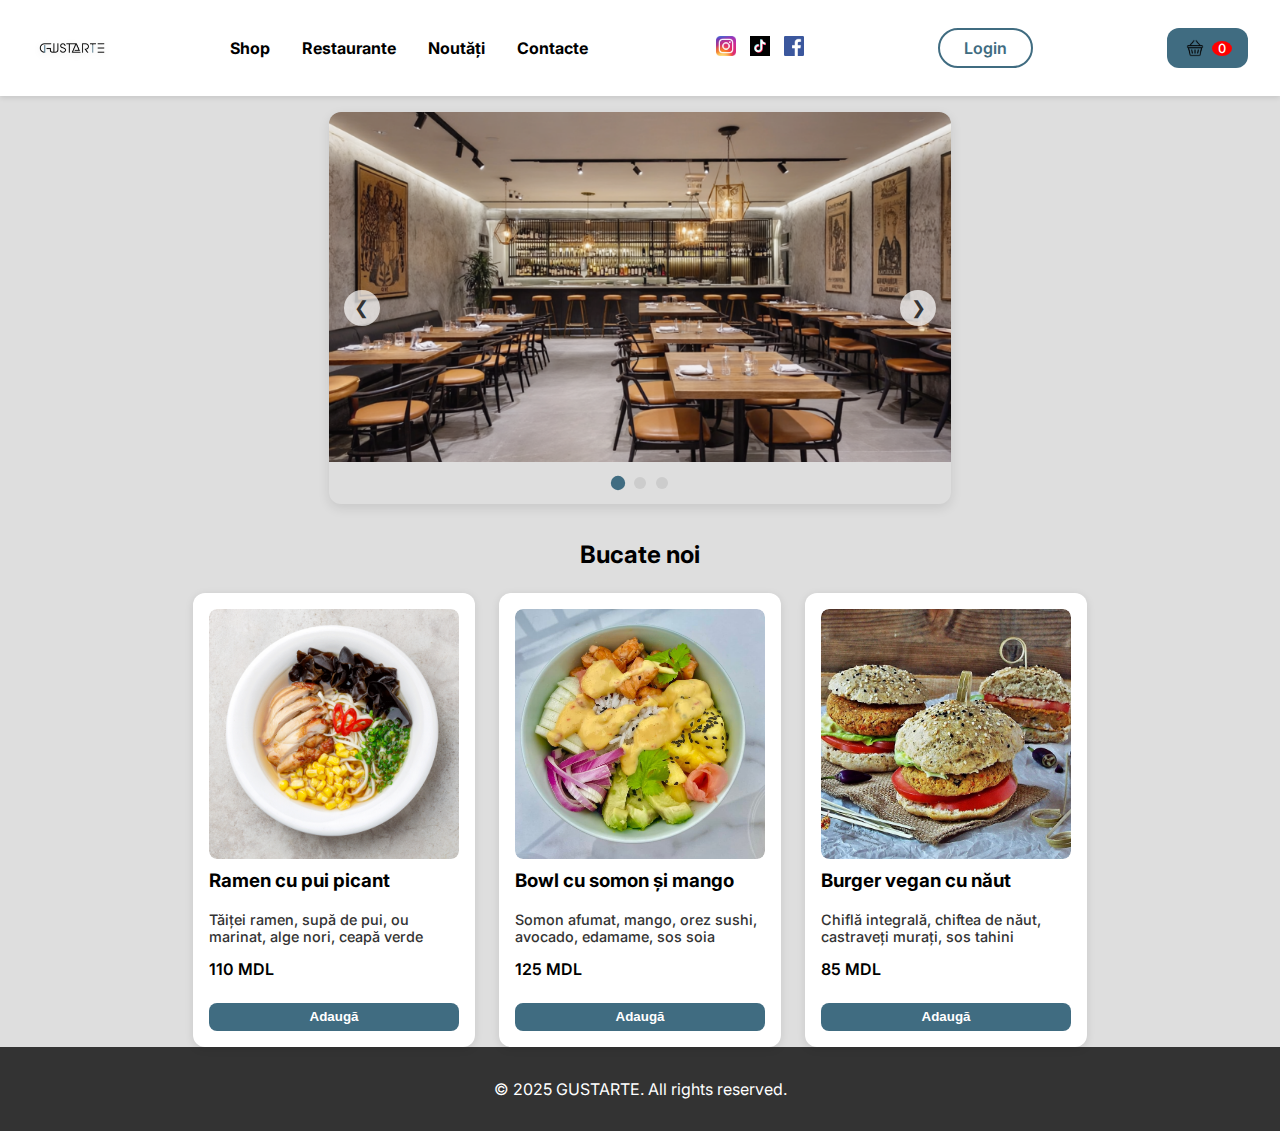
<file: index.html>
<!DOCTYPE html>
<html lang="en">
<head>
  <meta charset="UTF-8">
  <meta name="viewport" content="width=device-width, initial-scale=1.0">
  <title>MainPage</title>
  <link rel="stylesheet" href="style.css">
  <link href="https://fonts.googleapis.com/css2?family=Inter:wght@400;500;600;700&display=swap" rel="stylesheet">
</head>
<body style="background-color: #DEDEDE; font-family: 'Inter', sans-serif;">
  <header class="navbar">
  <div class="logo">
    <a href="index.html" style="display: flex; align-items: center;">
      <img src="images/logo.png" alt="Gustarte Logo" class="logo-img">
    </a>
  </div>
    <nav>
      <ul>
        <li><a href="shop.html">Shop</a></li>
        <li><a href="restaurante.html">Restaurante</a></li>
        <li><a href="noutati.html">Noutăți</a></li>
        <li><a href="contact.html">Contacte</a></li>
      </ul>
    </nav>
    <div class="social">
      <img src="images/instagram.jpg" alt="Instagram">
      <img src="images/tiktok.jpg" alt="TikTok">
      <img src="images/facebook.png" alt="Facebook">
    </div>
    <a href="login.html" class="login-btn">Login</a>
    <a href="cos.html" class="cart-btn">
    <img src="images/cart.png" alt="Coș de cumpărături" class="cart-icon"> 
     <span id="cart-count" class="cart-count">0</span>
    </a>
  </header>
 <section class="img-slider">
  <div class="slider-container">
    <button id="prev" class="slider-btn">&#10094;</button>
    <img id="slider-image" src="images/slider1.png" alt="Slider" class="slider-img">
    <button id="next" class="slider-btn">&#10095;</button>
    <div class="slider-dots-container"></div>
  </div>
</section>
    <section class="bucate">
      <h2>Bucate noi</h2>
      <div class="card-container">
        <div class="food-card">
  <a href="produs1.html" class="product-image-link">
    <img src="images/product1.png" alt="Ramen cu pui picant">
  </a>
  <h3>Ramen cu pui picant</h3>
  <p class="ingrediente">Tăiței ramen, supă de pui, ou marinat, alge nori, ceapă verde</p>
  <p class="pret">110 MDL</p>
  <button class="adauga" onclick="addToCart('Ramen cu pui picant', 110, 'images/product1.png')">Adaugă</button>
</div>

<div class="food-card">
  <a href="produs2.html" class="product-image-link">
    <img src="images/product2.jpg" alt="Bowl cu somon și mango">
  </a>
  <h3>Bowl cu somon și mango</h3>
  <p class="ingrediente">Somon afumat, mango, orez sushi, avocado, edamame, sos soia</p>
  <p class="pret">125 MDL</p>
  <button class="adauga" onclick="addToCart('Bowl cu somon și mango', 125, 'images/product2.jpg')">Adaugă</button>
</div>

<div class="food-card">
  <a href="produs3.html" class="product-image-link">
    <img src="images/product3.jpg" alt="Burger vegan cu năut">
  </a>
  <h3>Burger vegan cu năut</h3>
  <p class="ingrediente">Chiflă integrală, chiftea de năut, castraveți murați, sos tahini</p>
  <p class="pret">85 MDL</p>
  <button class="adauga" onclick="addToCart('Burger vegan cu năut', 85, 'images/product3.jpg')">Adaugă</button>
</div>
      </div>
    </section>
  </main>
  <footer>
    <p>&copy; 2025 GUSTARTE. All rights reserved.</p>
  </footer>
  <script src="main.js"></script>
</body>
</html>
</file>
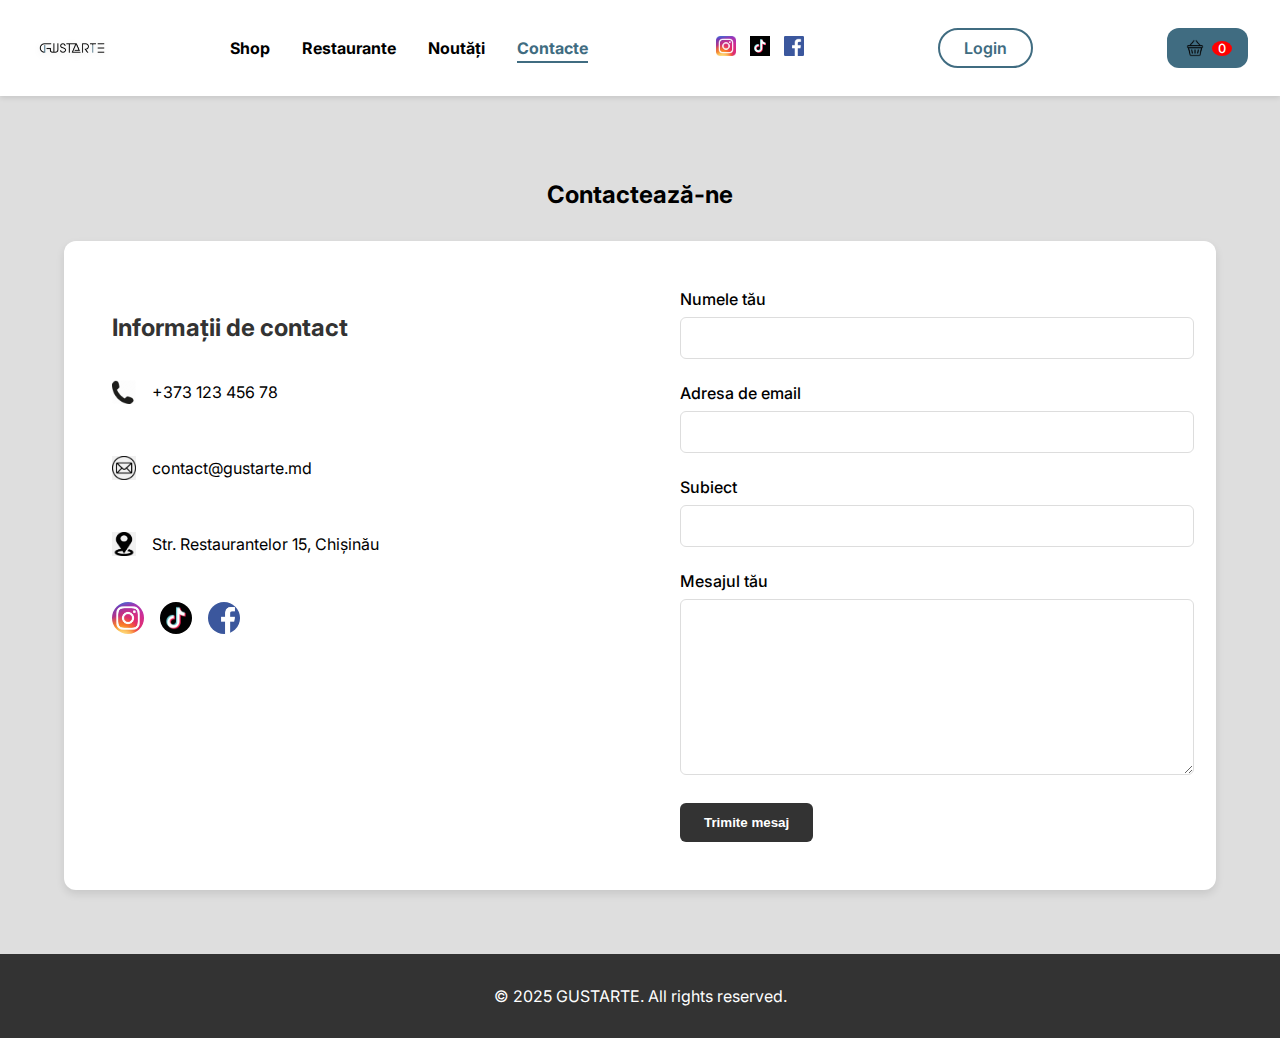
<file: contact.html>
<!DOCTYPE html>
<html lang="en">
<head>
  <meta charset="UTF-8">
  <meta name="viewport" content="width=device-width, initial-scale=1.0">
  <title>Contacte | GUSTARTE</title>
  <link rel="stylesheet" href="style.css">
  <link href="https://fonts.googleapis.com/css2?family=Inter:wght@400;500;600;700&display=swap" rel="stylesheet">
</head>
<body style="background-color: #DEDEDE; font-family: 'Inter', sans-serif;">
  <header class="navbar">
    <div class="logo">
      <a href="index.html" style="display: flex; align-items: center;">
        <img src="images/logo.png" alt="Gustarte Logo" class="logo-img">
      </a>
    </div>
    <nav>
      <ul>
        <li><a href="shop.html">Shop</a></li>
        <li><a href="restaurante.html">Restaurante</a></li>
        <li><a href="noutati.html">Noutăți</a></li>
        <li><a href="contact.html"class="active">Contacte</a></li>
      </ul>
    </nav>
    <div class="social">
      <img src="images/instagram.jpg" alt="Instagram">
      <img src="images/tiktok.jpg" alt="TikTok">
      <img src="images/facebook.png" alt="Facebook">
    </div>
    <a href="login.html" class="login-btn">Login</a>
    <a href="cos.html" class="cart-btn">
      <img src="images/cart.png" alt="Coș de cumpărături" class="cart-icon"> 
      <span id="cart-count" class="cart-count">0</span>
    </a>
  </header>

  <main class="main-content">
    <section class="contact-section">
      <h2 style="font-weight: 700; text-align: center; margin-bottom: 2rem;">Contactează-ne</h2>
      
      <div class="contact-container">
        <div class="contact-info">
          <h3>Informații de contact</h3>
          <div class="contact-item">
            <img src="images/phone-icon.png" alt="Telefon" class="contact-icon">
            <p>+373 123 456 78</p>
          </div>
          <div class="contact-item">
            <img src="images/email-icon.png" alt="Email" class="contact-icon">
            <p>contact@gustarte.md</p>
          </div>
          <div class="contact-item">
            <img src="images/location-icon.png" alt="Locație" class="contact-icon">
            <p>Str. Restaurantelor 15, Chișinău</p>
          </div>
          <div class="social-contact">
            <a href="#"><img src="images/instagram.jpg" alt="Instagram"></a>
            <a href="#"><img src="images/tiktok.jpg" alt="TikTok"></a>
            <a href="#"><img src="images/facebook.png" alt="Facebook"></a>
          </div>
        </div>

        <div class="contact-form">
          <form>
            <div class="form-group">
              <label for="nume">Numele tău</label>
              <input type="text" id="nume" name="nume" required>
            </div>
            
            <div class="form-group">
              <label for="email">Adresa de email</label>
              <input type="email" id="email" name="email" required>
            </div>
            
            <div class="form-group">
              <label for="subiect">Subiect</label>
              <input type="text" id="subiect" name="subiect">
            </div>
            
            <div class="form-group">
              <label for="mesaj">Mesajul tău</label>
              <textarea id="mesaj" name="mesaj" rows="5" required></textarea>
            </div>
            
            <button type="submit" class="submit-btn">Trimite mesaj</button>
          </form>
        </div>
      </div>
    </section>
  </main>

  <footer>
    <p>&copy; 2025 GUSTARTE. All rights reserved.</p>
  </footer>

  <script src="main.js"></script>
</body>
</html>
</file>
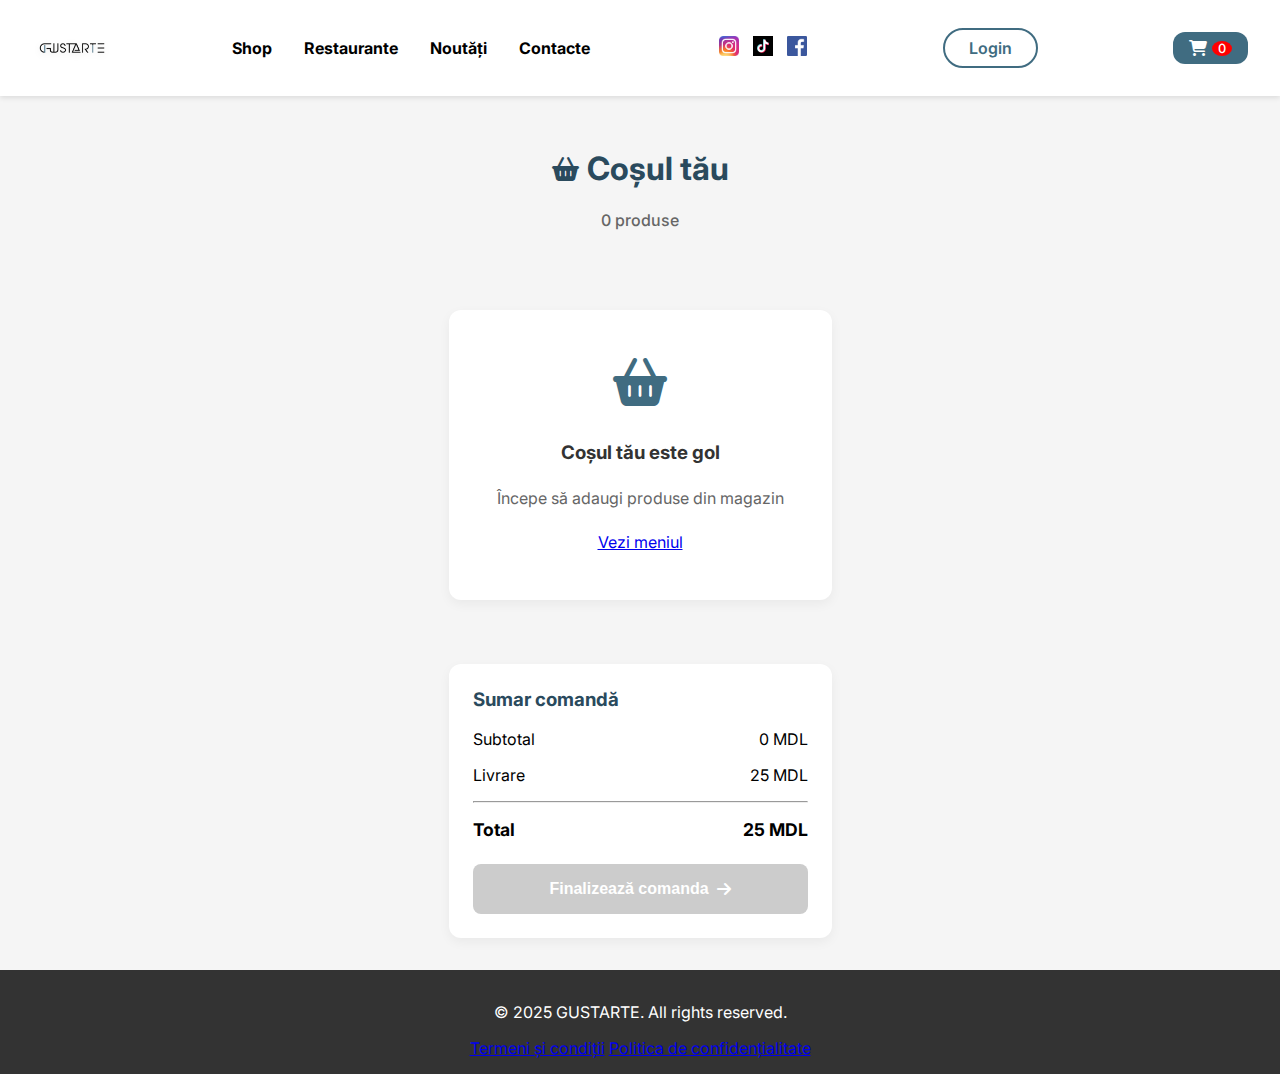
<file: cos.html>
<!DOCTYPE html>
<html lang="en">
<head>
  <meta charset="UTF-8">
  <meta name="viewport" content="width=device-width, initial-scale=1.0">
  <title>Cos</title>
  <link rel="stylesheet" href="style.css">
  <link href="https://fonts.googleapis.com/css2?family=Inter:wght@400;500;600;700&display=swap" rel="stylesheet">
  <link rel="stylesheet" href="https://cdnjs.cloudflare.com/ajax/libs/font-awesome/6.4.0/css/all.min.css">
</head>
<body style="background-color: #F5F5F5; font-family: 'Inter', sans-serif;">
  <header class="navbar">
    <div class="logo">
    <a href="index.html" style="display: flex; align-items: center;">
      <img src="images/logo.png" alt="Gustarte Logo" class="logo-img">
    </a>
  </div>
    <nav>
      <ul>
        <li><a href="shop.html">Shop</a></li>
        <li><a href="restaurante.html">Restaurante</a></li>
        <li><a href="noutati.html">Noutăți</a></li>
        <li><a href="contact.html">Contacte</a></li>
      </ul>
    </nav>
    <div class="social">
      <img src="images/instagram.jpg" alt="Instagram">
      <img src="images/tiktok.jpg" alt="TikTok">
      <img src="images/facebook.png" alt="Facebook">
    </div>
    <a href="login.html" class="login-btn">Login</a>
    <a href="cos.html" class="cart-btn">
      <i class="fas fa-shopping-cart"></i>
      <span id="cart-count" class="cart-count">0</span>
    </a>
  </header>

  <main class="cart-container">
    <div class="cart-header">
      <h1><i class="fas fa-shopping-basket"></i> Coșul tău</h1>
      <p id="item-count">0 produse</p>
    </div>

    <div class="cart-grid" id="cart-items-container">
      <div class="empty-cart-message">
        <i class="fas fa-shopping-basket"></i>
        <h3>Coșul tău este gol</h3>
        <p>Începe să adaugi produse din magazin</p>
        <a href="shop.html" class="btn-primary">Vezi meniul</a>
      </div>
    </div>

    <div class="cart-summary">
      <div class="summary-card">
        <h3>Sumar comandă</h3>
        
        <div class="summary-row">
          <span>Subtotal</span>
          <span id="subtotal">0 MDL</span>
        </div>
        
        <div class="summary-row">
          <span>Livrare</span>
          <span>25 MDL</span>
        </div>
        
        <hr>
        
        <div class="summary-row total">
          <span>Total</span>
          <span id="total-price">25 MDL</span>
        </div>
        
        <button class="btn-checkout" id="checkout-btn">
          Finalizează comanda <i class="fas fa-arrow-right"></i>
        </button>
      </div>
    </div>
  </main>

  <footer>
    <div class="footer-content">
      <p>&copy; 2025 GUSTARTE. All rights reserved.</p>
      <div class="footer-links">
        <a href="#">Termeni și condiții</a>
        <a href="#">Politica de confidențialitate</a>
      </div>
    </div>
  </footer>

  <script>
    document.addEventListener('DOMContentLoaded', function() {
      const cartItemsContainer = document.getElementById('cart-items-container');
      const cartCountElement = document.getElementById('cart-count');
      const itemCountElement = document.getElementById('item-count');
      const subtotalElement = document.getElementById('subtotal');
      const totalPriceElement = document.getElementById('total-price');
      const checkoutBtn = document.getElementById('checkout-btn');
      const emptyCartMsg = document.querySelector('.empty-cart-message');

      let cart = JSON.parse(localStorage.getItem('cart')) || [];
      
      function updateCartCount() {
        const totalItems = cart.reduce((sum, item) => sum + item.quantity, 0);
        cartCountElement.textContent = totalItems;
      }

      function renderCartItems() {
        if (cart.length === 0) {
          emptyCartMsg.style.display = 'flex';
          cartItemsContainer.innerHTML = '';
          cartItemsContainer.appendChild(emptyCartMsg);
          subtotalElement.textContent = '0 MDL';
          totalPriceElement.textContent = '25 MDL';
          itemCountElement.textContent = '0 produse';
          checkoutBtn.disabled = true;
          return;
        }

        emptyCartMsg.style.display = 'none';
        checkoutBtn.disabled = false;
        
        const subtotal = cart.reduce((sum, item) => sum + (item.price * item.quantity), 0);
        const total = subtotal + 25; 
        
        subtotalElement.textContent = `${subtotal.toFixed(2)} MDL`;
        totalPriceElement.textContent = `${total.toFixed(2)} MDL`;
        itemCountElement.textContent = `${cart.reduce((sum, item) => sum + item.quantity, 0)} produse`;
        
        cartItemsContainer.innerHTML = '';
        cart.forEach((item, index) => {
          const cartItem = document.createElement('div');
          cartItem.className = 'cart-item-card';
          cartItem.innerHTML = `
            <div class="cart-item-img">
              <img src="${item.image}" alt="${item.name}">
            </div>
            <div class="cart-item-info">
              <h3>${item.name}</h3>
              <p class="price">${item.price.toFixed(2)} MDL</p>
            </div>
            <div class="cart-item-controls">
              <div class="quantity-controls">
                <button class="qty-btn minus" data-index="${index}">
                  <i class="fas fa-minus"></i>
                </button>
                <span class="quantity">${item.quantity}</span>
                <button class="qty-btn plus" data-index="${index}">
                  <i class="fas fa-plus"></i>
                </button>
              </div>
              <button class="remove-btn" data-index="${index}">
                <i class="fas fa-trash"></i> Elimină
              </button>
            </div>
          `;
          cartItemsContainer.appendChild(cartItem);
        });

        document.querySelectorAll('.qty-btn.minus').forEach(btn => {
          btn.addEventListener('click', function() {
            const index = this.dataset.index;
            if (cart[index].quantity > 1) {
              cart[index].quantity--;
            } else {
              cart.splice(index, 1);
            }
            saveCart();
          });
        });

        document.querySelectorAll('.qty-btn.plus').forEach(btn => {
          btn.addEventListener('click', function() {
            const index = this.dataset.index;
            cart[index].quantity++;
            saveCart();
          });
        });

        document.querySelectorAll('.remove-btn').forEach(btn => {
          btn.addEventListener('click', function() {
            const index = this.dataset.index;
            cart.splice(index, 1);
            saveCart();
          });
        });
      }

      function saveCart() {
        localStorage.setItem('cart', JSON.stringify(cart));
        updateCartCount();
        renderCartItems();
      }

      checkoutBtn.addEventListener('click', function() {
        if (cart.length > 0) {
          alert('Comanda a fost plasată cu succes!');
          cart = [];
          saveCart();
        }
      });

      updateCartCount();
      renderCartItems();
    });
  </script>
</body>
</html>
</file>
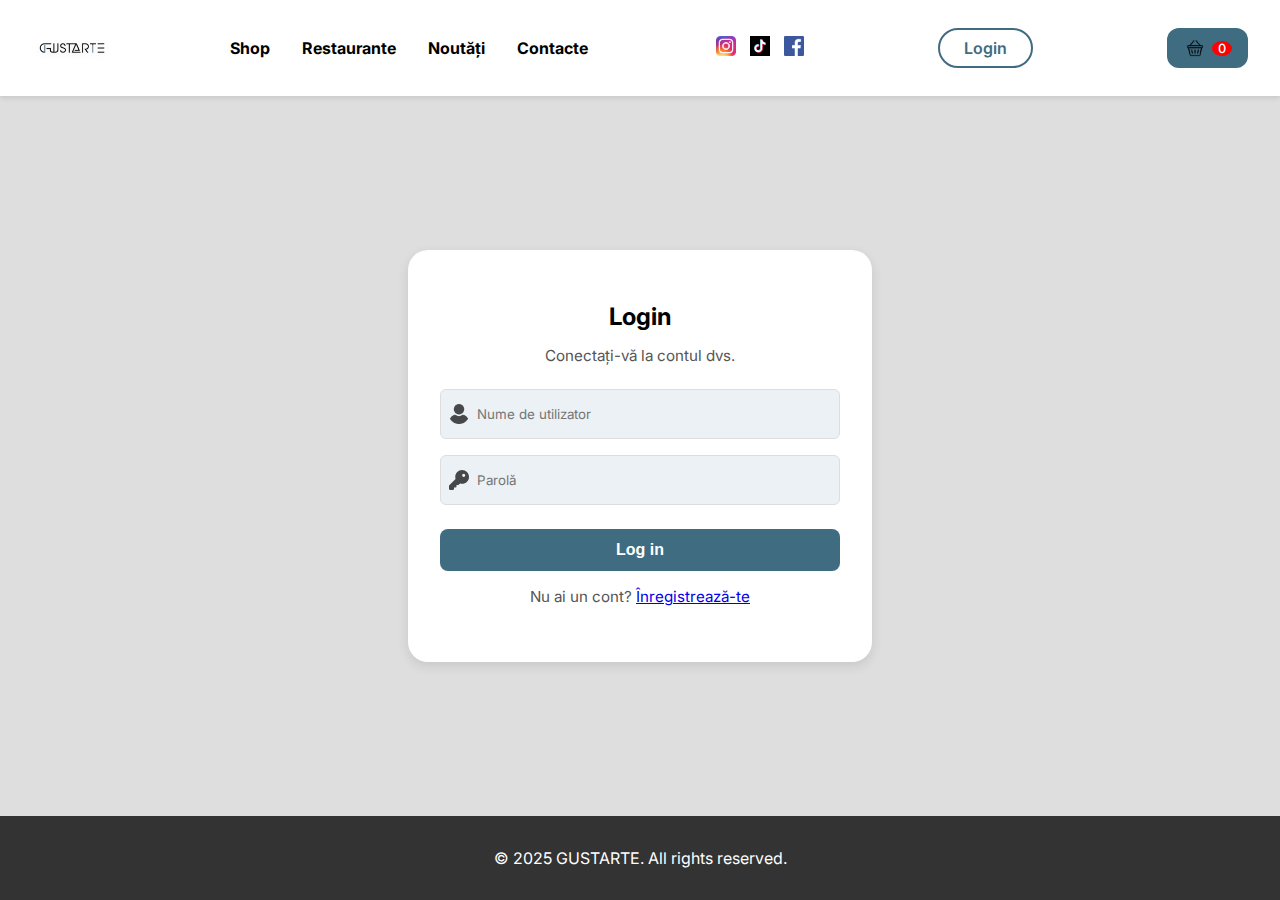
<file: login.html>
<!DOCTYPE html>
<html lang="en">
<head>
  <meta charset="UTF-8">
  <meta name="viewport" content="width=device-width, initial-scale=1.0">
  <title>LoginPage</title>
  <link rel="stylesheet" href="style.css">
  <link href="https://fonts.googleapis.com/css2?family=Inter:wght@400;500;600;700&display=swap" rel="stylesheet">
</head>
<body style="background-color: #DEDEDE; font-family: 'Inter', sans-serif;">
  <header class="navbar">
  <div class="logo">
    <a href="index.html" style="display: flex; align-items: center;">
      <img src="images/logo.png" alt="Gustarte Logo" class="logo-img">
    </a>
  </div>
    <nav>
      <ul>
        <li><a href="index.html">Shop</a></li>
        <li><a href="restaurante.html">Restaurante</a></li>
        <li><a href="noutati.html">Noutăți</a></li>
        <li><a href="contact.html">Contacte</a></li>
      </ul>
    </nav>
    <div class="social">
      <img src="images/instagram.jpg" alt="Instagram">
      <img src="images/tiktok.jpg" alt="TikTok">
      <img src="images/facebook.png" alt="Facebook">
    </div>
    <a href="login.html" class="login-btn">Login</a>
    <a href="cos.html" class="cart-btn">
      <img src="images/cart.png" alt="Cart Icon" class="cart-icon"> <span id="cart-count" class="cart-count">0</span>
    </a>
  </header>

  <div class="blue-box">
  <div class="white-box login-form">
    <h2>Login</h2>
    <p>Conectați-vă la contul dvs.</p>
    <form>
      <div class="input-container">
        <img src="images/user.png" alt="User Icon" class="input-icon">
        <input type="text" placeholder="Nume de utilizator">
      </div>
      <div class="input-container">
        <img src="images/key-solid.svg" alt="Key Icon" class="input-icon">
        <input type="password" placeholder="Parolă">
      </div>
      <button type="submit" class="login-submit-btn">Log in</button>
      <p class="register-text">Nu ai un cont? <a href="register.html">Înregistrează-te</a></p>
    </form>
  </div>
</div>

  <footer>
    <p>&copy; 2025 GUSTARTE. All rights reserved.</p>
  </footer>

  <script src="main.js"></script>
</body>
</html>
</file>
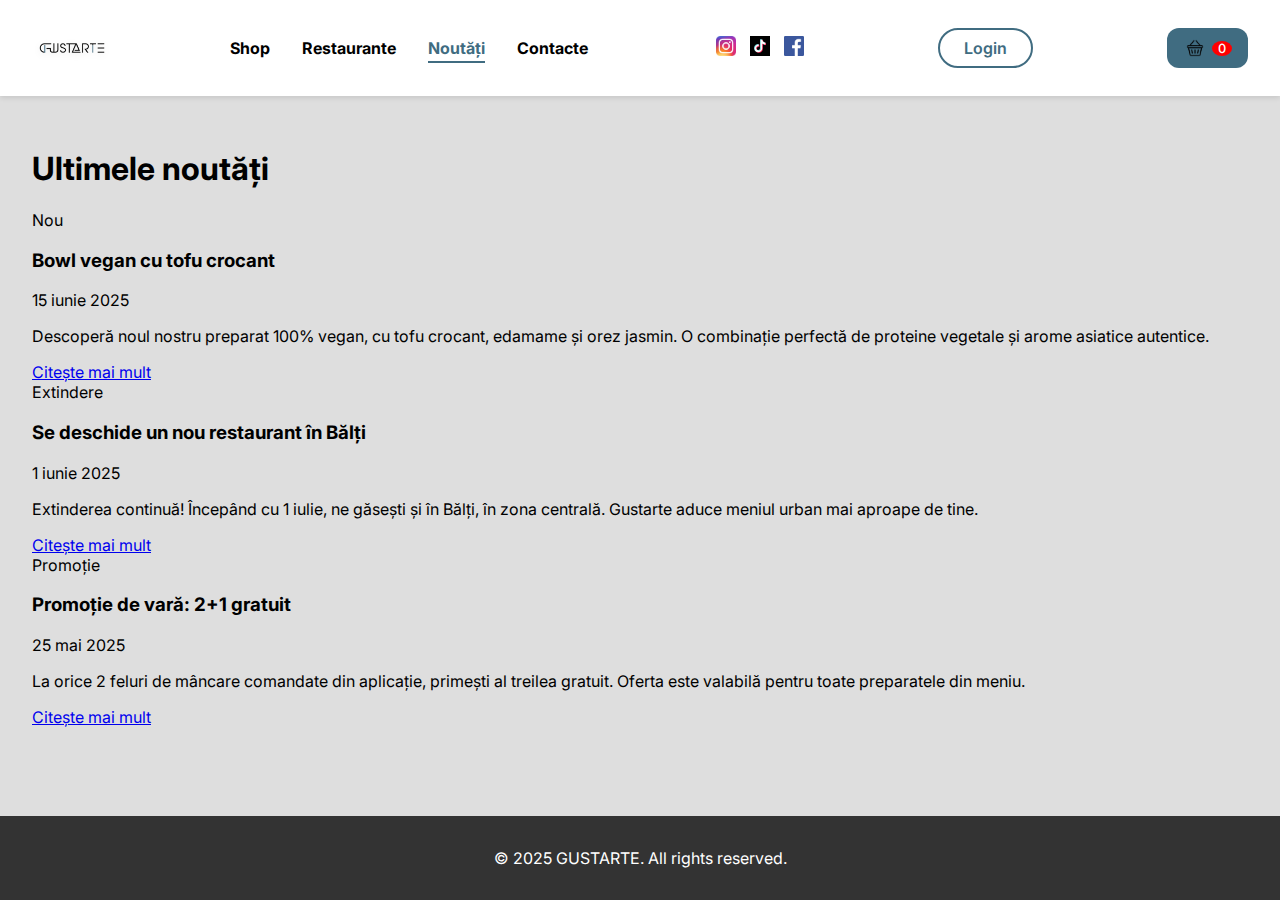
<file: noutati.html>
<!DOCTYPE html>
<html lang="en">
<head>
  <meta charset="UTF-8">
  <meta name="viewport" content="width=device-width, initial-scale=1.0">
  <title>Noutăți | GUSTARTE</title>
  <link rel="stylesheet" href="style.css">
  <link href="https://fonts.googleapis.com/css2?family=Inter:wght@400;500;600;700&display=swap" rel="stylesheet">
</head>
<body>
  <header class="navbar">
  <div class="logo">
    <a href="index.html" style="display: flex; align-items: center;">
      <img src="images/logo.png" alt="Gustarte Logo" class="logo-img">
    </a>
  </div>
    <nav>
      <ul>
        <li><a href="shop.html">Shop</a></li>
        <li><a href="restaurante.html">Restaurante</a></li>
        <li><a href="noutati.html"class="active">Noutăți</a></li>
        <li><a href="contact.html">Contacte</a></li>
      </ul>
    </nav>
    <div class="social">
      <img src="images/instagram.jpg" alt="Instagram">
      <img src="images/tiktok.jpg" alt="TikTok">
      <img src="images/facebook.png" alt="Facebook">
    </div>
    <a href="login.html" class="login-btn">Login</a>
    <a href="cos.html" class="cart-btn">
    <img src="images/cart.png" alt="Coș de cumpărături" class="cart-icon"> 
     <span id="cart-count" class="cart-count">0</span>
    </a>
  </header>

  <main class="main-content">
    <h1 class="page-title">Ultimele noutăți</h1>
    
    <div class="news-container">
      <article class="news-card">
        <div class="news-content">
          <div class="news-badge">Nou</div>
          <h3>Bowl vegan cu tofu crocant</h3>
          <p class="news-date"><i class="far fa-calendar-alt"></i> 15 iunie 2025</p>
          <p class="news-excerpt">Descoperă noul nostru preparat 100% vegan, cu tofu crocant, edamame și orez jasmin. O combinație perfectă de proteine vegetale și arome asiatice autentice.</p>
          <a href="#" class="read-more">Citește mai mult <i class="fas fa-arrow-right"></i></a>
        </div>
      </article>

      <article class="news-card">
        <div class="news-content">
          <div class="news-badge">Extindere</div>
          <h3>Se deschide un nou restaurant în Bălți</h3>
          <p class="news-date"><i class="far fa-calendar-alt"></i> 1 iunie 2025</p>
          <p class="news-excerpt">Extinderea continuă! Începând cu 1 iulie, ne găsești și în Bălți, în zona centrală. Gustarte aduce meniul urban mai aproape de tine.</p>
          <a href="#" class="read-more">Citește mai mult <i class="fas fa-arrow-right"></i></a>
        </div>
      </article>

      <article class="news-card">
        <div class="news-content">
          <div class="news-badge">Promoție</div>
          <h3>Promoție de vară: 2+1 gratuit</h3>
          <p class="news-date"><i class="far fa-calendar-alt"></i> 25 mai 2025</p>
          <p class="news-excerpt">La orice 2 feluri de mâncare comandate din aplicație, primești al treilea gratuit. Oferta este valabilă pentru toate preparatele din meniu.</p>
          <a href="#" class="read-more">Citește mai mult <i class="fas fa-arrow-right"></i></a>
        </div>
      </article>
    </div>
  </main>

  <footer>
    <p>&copy; 2025 GUSTARTE. All rights reserved.</p>
  </footer>

  <script src="main.js"></script>
</body>
</html>
</file>
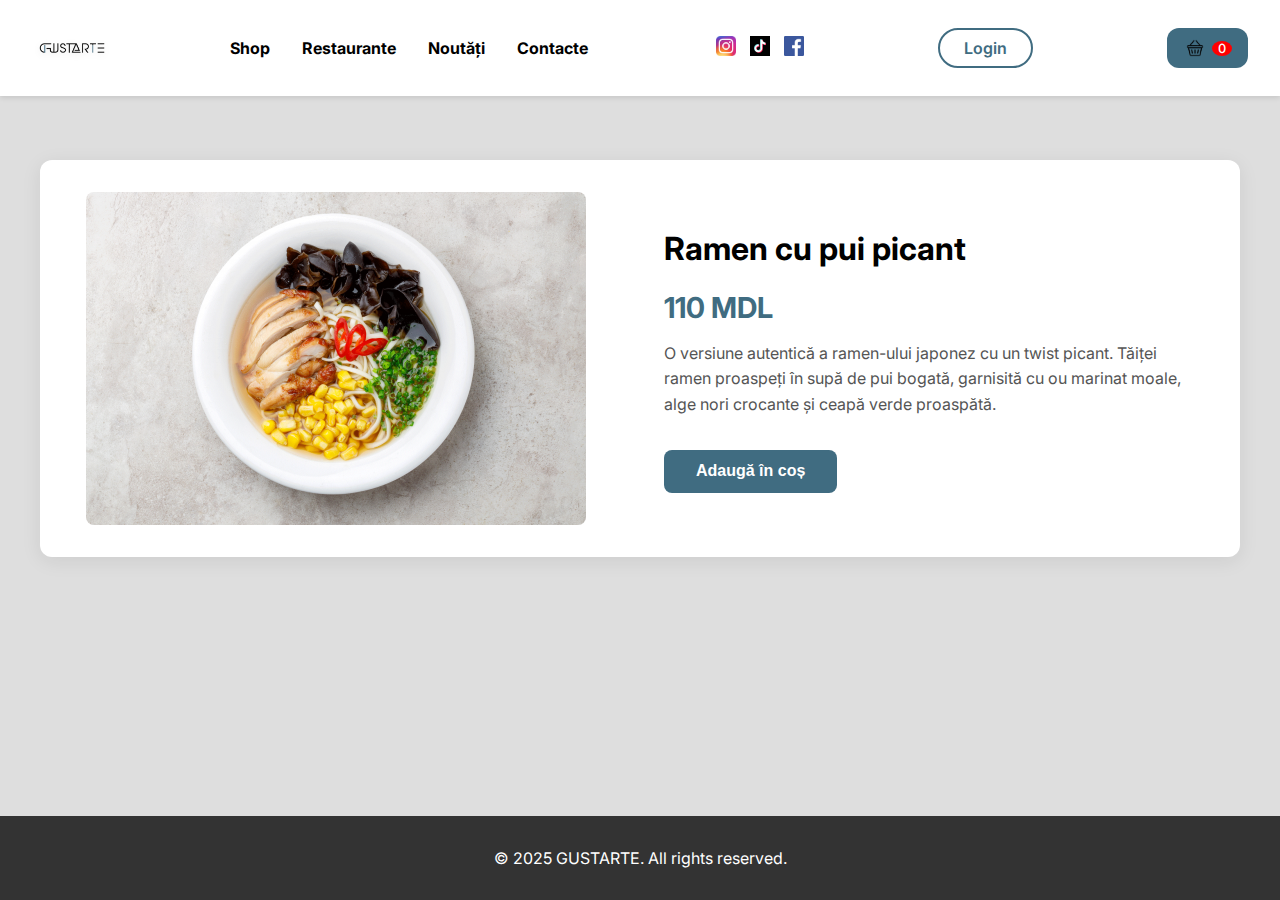
<file: produs1.html>
<!DOCTYPE html>
<html lang="en">
<head>
  <meta charset="UTF-8">
  <meta name="viewport" content="width=device-width, initial-scale=1.0">
  <title>Produs1</title>
  <link rel="stylesheet" href="style.css">
  <link href="https://fonts.googleapis.com/css2?family=Inter:wght@400;500;600;700&display=swap" rel="stylesheet">
</head>
<body>
  <header class="navbar">
    <div class="logo">
      <a href="index.html" style="display: flex; align-items: center;">
        <img src="images/logo.png" alt="Gustarte Logo" class="logo-img">
      </a>
    </div>
    <nav>
      <ul>
        <li><a href="shop.html">Shop</a></li>
        <li><a href="restaurante.html">Restaurante</a></li>
        <li><a href="noutati.html">Noutăți</a></li>
        <li><a href="contact.html">Contacte</a></li>
      </ul>
    </nav>
    <div class="social">
      <img src="images/instagram.jpg" alt="Instagram">
      <img src="images/tiktok.jpg" alt="TikTok">
      <img src="images/facebook.png" alt="Facebook">
    </div>
    <a href="login.html" class="login-btn">Login</a>
    <a href="cos.html" class="cart-btn">
      <img src="images/cart.png" alt="Coș de cumpărături" class="cart-icon"> 
      <span id="cart-count" class="cart-count">0</span>
    </a>
  </header>

  <main class="product-page">
    <div class="product-container">
      <div class="product-image">
        <img src="images/product1.png" alt="Ramen cu pui picant">
      </div>
      <div class="product-details">
        <h1>Ramen cu pui picant</h1>
        <p class="product-price">110 MDL</p>
        <p class="product-description">
          O versiune autentică a ramen-ului japonez cu un twist picant. Tăiței ramen proaspeți în supă de pui bogată, garnisită cu ou marinat moale, alge nori crocante și ceapă verde proaspătă.
        </p>
        <div class="product-actions">
          <button class="add-to-cart" onclick="addToCart('Ramen cu pui picant', 110, 'images/product1.png')">Adaugă în coș</button>
        </div>
      </div>
    </div>
  </main>

  <footer>
    <p>&copy; 2025 GUSTARTE. All rights reserved.</p>
  </footer>

  <script src="main.js"></script>
</body>
</html>
</file>
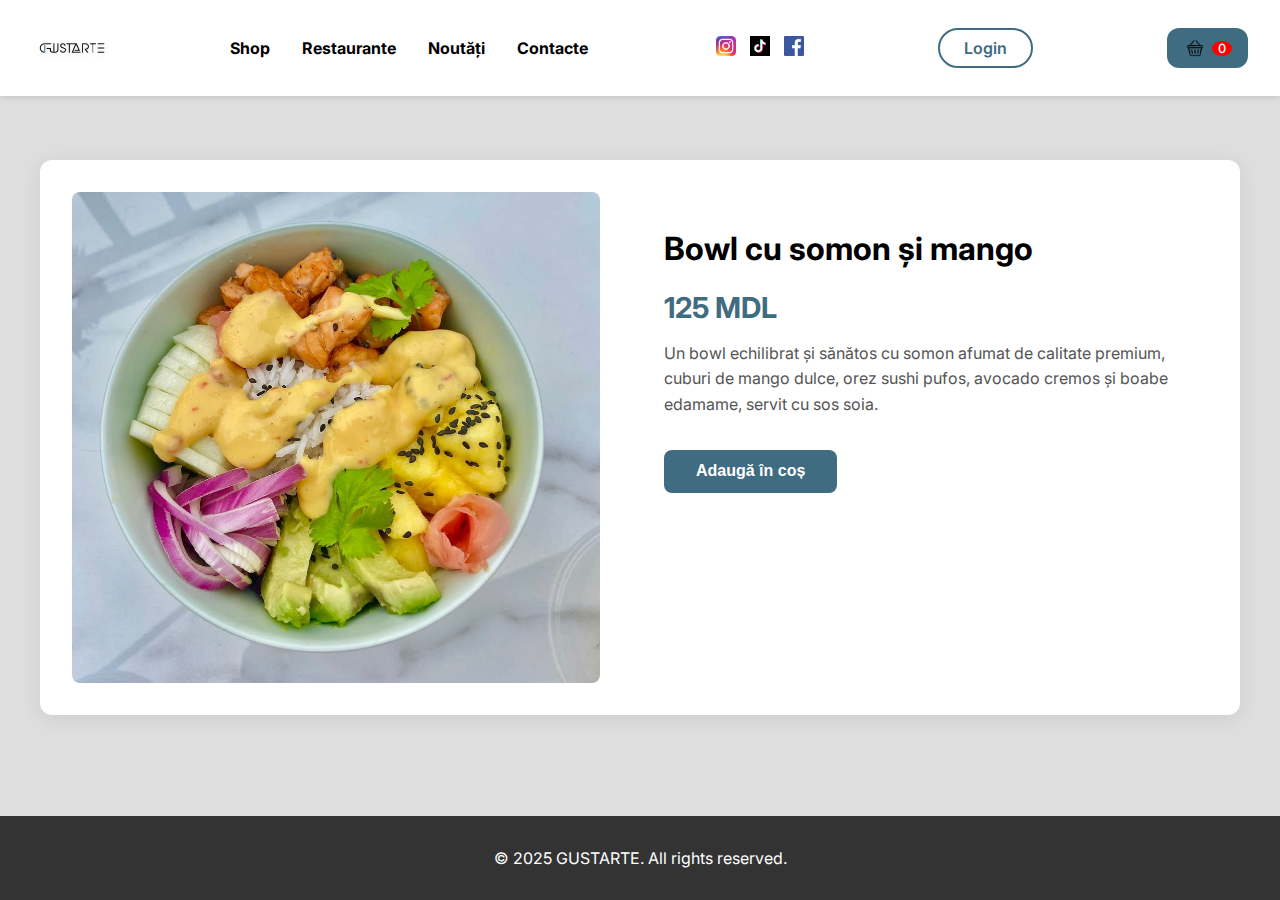
<file: produs2.html>
<!DOCTYPE html>
<html lang="en">
<head>
  <meta charset="UTF-8">
  <meta name="viewport" content="width=device-width, initial-scale=1.0">
  <title>Produs2</title>
  <link rel="stylesheet" href="style.css">
  <link href="https://fonts.googleapis.com/css2?family=Inter:wght@400;500;600;700&display=swap" rel="stylesheet">
</head>
<body>
  <header class="navbar">
    <div class="logo">
      <a href="index.html" style="display: flex; align-items: center;">
        <img src="images/logo.png" alt="Gustarte Logo" class="logo-img">
      </a>
    </div>
    <nav>
      <ul>
        <li><a href="shop.html">Shop</a></li>
        <li><a href="restaurante.html">Restaurante</a></li>
        <li><a href="noutati.html">Noutăți</a></li>
        <li><a href="contact.html">Contacte</a></li>
      </ul>
    </nav>
    <div class="social">
      <img src="images/instagram.jpg" alt="Instagram">
      <img src="images/tiktok.jpg" alt="TikTok">
      <img src="images/facebook.png" alt="Facebook">
    </div>
    <a href="login.html" class="login-btn">Login</a>
    <a href="cos.html" class="cart-btn">
      <img src="images/cart.png" alt="Coș de cumpărături" class="cart-icon"> 
      <span id="cart-count" class="cart-count">0</span>
    </a>
  </header>

  <main class="product-page">
    <div class="product-container">
      <div class="product-image">
        <img src="images/product2.jpg" alt="Bowl cu somon și mango">
      </div>
      <div class="product-details">
        <h1>Bowl cu somon și mango</h1>
        <p class="product-price">125 MDL</p>
        <p class="product-description">
          Un bowl echilibrat și sănătos cu somon afumat de calitate premium, cuburi de mango dulce, orez sushi pufos, avocado cremos și boabe edamame, servit cu sos soia.
        </p>
        <div class="product-actions">
          <button class="add-to-cart" onclick="addToCart('Bowl cu somon și mango', 125, 'images/product2.jpg')">Adaugă în coș</button>
        </div>
      </div>
    </div>
  </main>

  <footer>
    <p>&copy; 2025 GUSTARTE. All rights reserved.</p>
  </footer>

  <script src="main.js"></script>
</body>
</html>
</file>
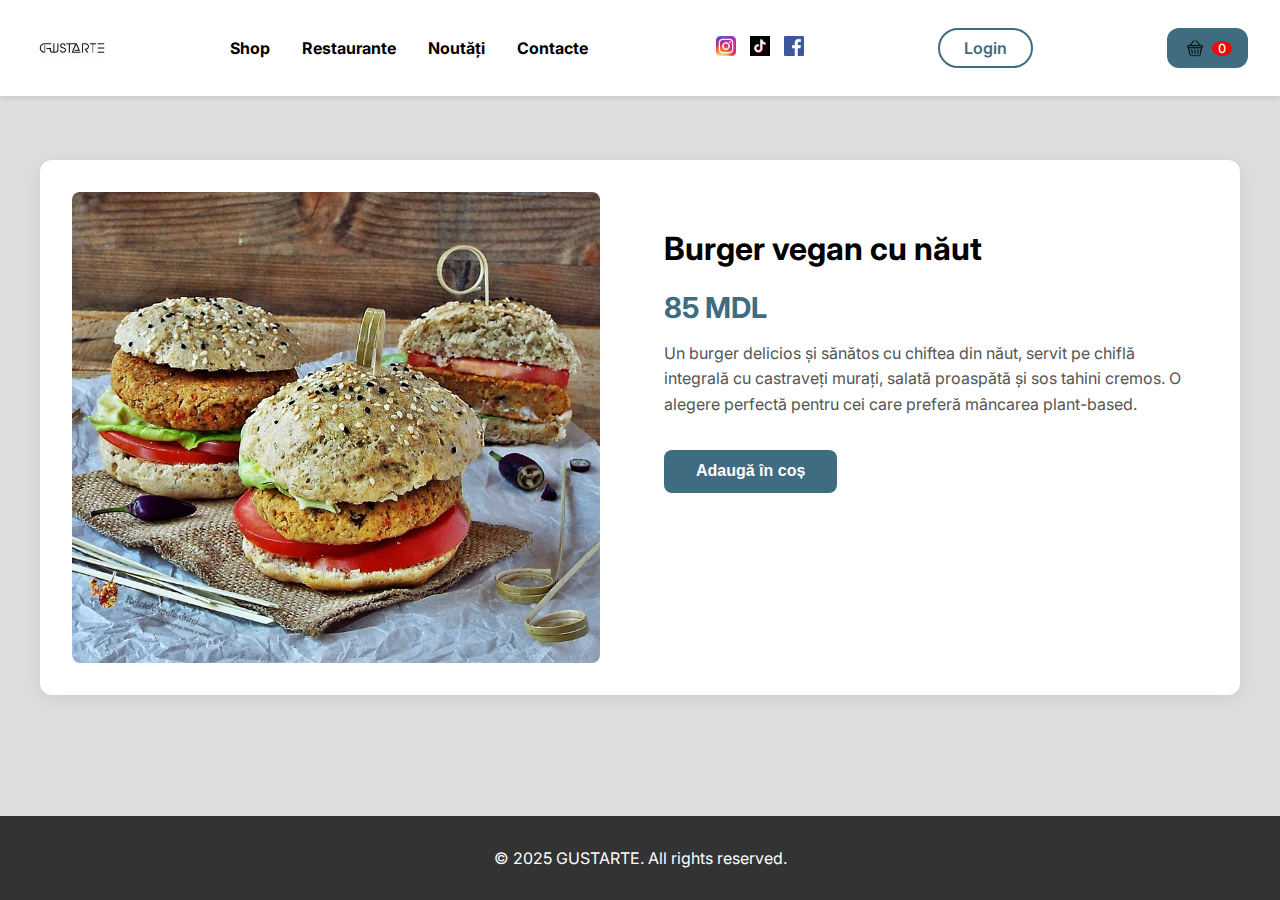
<file: produs3.html>
<!DOCTYPE html>
<html lang="en">
<head>
  <meta charset="UTF-8">
  <meta name="viewport" content="width=device-width, initial-scale=1.0">
  <title>Produs3</title>
  <link rel="stylesheet" href="style.css">
  <link href="https://fonts.googleapis.com/css2?family=Inter:wght@400;500;600;700&display=swap" rel="stylesheet">
</head>
<body>
  <header class="navbar">
    <div class="logo">
      <a href="index.html" style="display: flex; align-items: center;">
        <img src="images/logo.png" alt="Gustarte Logo" class="logo-img">
      </a>
    </div>
    <nav>
      <ul>
        <li><a href="shop.html">Shop</a></li>
        <li><a href="restaurante.html">Restaurante</a></li>
        <li><a href="noutati.html">Noutăți</a></li>
        <li><a href="contact.html">Contacte</a></li>
      </ul>
    </nav>
    <div class="social">
      <img src="images/instagram.jpg" alt="Instagram">
      <img src="images/tiktok.jpg" alt="TikTok">
      <img src="images/facebook.png" alt="Facebook">
    </div>
    <a href="login.html" class="login-btn">Login</a>
    <a href="cos.html" class="cart-btn">
      <img src="images/cart.png" alt="Coș de cumpărături" class="cart-icon"> 
      <span id="cart-count" class="cart-count">0</span>
    </a>
  </header>

  <main class="product-page">
    <div class="product-container">
      <div class="product-image">
        <img src="images/product3.jpg" alt="Burger vegan cu năut">
      </div>
      <div class="product-details">
        <h1>Burger vegan cu năut</h1>
        <p class="product-price">85 MDL</p>
        <p class="product-description">
          Un burger delicios și sănătos cu chiftea din năut, servit pe chiflă integrală cu castraveți murați, salată proaspătă și sos tahini cremos. O alegere perfectă pentru cei care preferă mâncarea plant-based.
        </p>
        <div class="product-actions">
          <button class="add-to-cart" onclick="addToCart('Burger vegan cu năut', 85, 'images/product3.jpg')">Adaugă în coș</button>
        </div>
      </div>
    </div>
  </main>

  <footer>
    <p>&copy; 2025 GUSTARTE. All rights reserved.</p>
  </footer>

  <script src="main.js"></script>
</body>
</html>
</file>
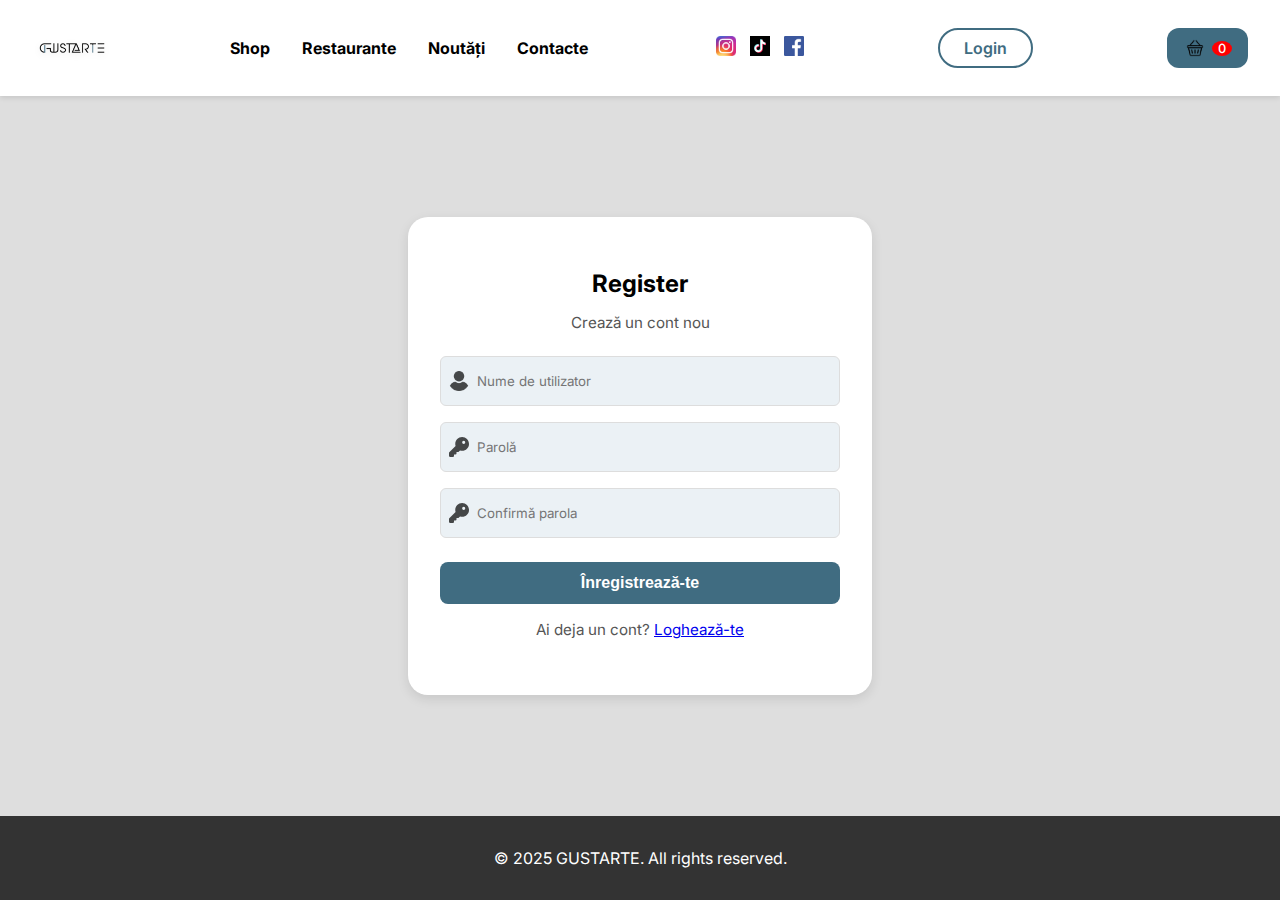
<file: register.html>
<!DOCTYPE html>
<html lang="en">
<head>
  <meta charset="UTF-8">
  <meta name="viewport" content="width=device-width, initial-scale=1.0">
  <title>RegisterPage</title>
  <link rel="stylesheet" href="style.css">
  <link href="https://fonts.googleapis.com/css2?family=Inter:wght@400;500;600;700&display=swap" rel="stylesheet">
</head>
<body style="background-color: #DEDEDE; font-family: 'Inter', sans-serif;">
  <header class="navbar">
    <div class="logo">
      <a href="index.html" style="display: flex; align-items: center;">
        <img src="images/logo.png" alt="Gustarte Logo" class="logo-img">
      </a>
    </div>
    <nav>
      <ul>
        <li><a href="index.html">Shop</a></li>
        <li><a href="restaurante.html">Restaurante</a></li>
        <li><a href="noutati.html">Noutăți</a></li>
        <li><a href="contact.html">Contacte</a></li>
      </ul>
    </nav>
    <div class="social">
      <img src="images/instagram.jpg" alt="Instagram">
      <img src="images/tiktok.jpg" alt="TikTok">
      <img src="images/facebook.png" alt="Facebook">
    </div>
    <a href="login.html" class="login-btn">Login</a>
    <a href="cos.html" class="cart-btn">
      <img src="images/cart.png" alt="Cart Icon" class="cart-icon">
      <span id="cart-count" class="cart-count">0</span>
    </a>
  </header>
  <div class="blue-box">
    <div class="white-box register-form">
      <h2>Register</h2>
      <p>Crează un cont nou</p>
      <form>
        <div class="input-container">
          <img src="images/user.png" alt="User Icon" class="input-icon">
          <input type="text" placeholder="Nume de utilizator">
        </div>
        <div class="input-container">
          <img src="images/key-solid.svg" alt="Key Icon" class="input-icon">
          <input type="password" placeholder="Parolă">
        </div>
        <div class="input-container">
          <img src="images/key-solid.svg" alt="Key Icon" class="input-icon">
          <input type="password" placeholder="Confirmă parola">
        </div>
        <button type="submit" class="login-submit-btn">Înregistrează-te</button>
        <p class="register-text">Ai deja un cont? <a href="login.html">Loghează-te</a></p>
      </form>
    </div>
  </div>
  <footer>
    <p>&copy; 2025 GUSTARTE. All rights reserved.</p>
  </footer>
  <script src="main.js"></script>
</body>
</html>
</file>
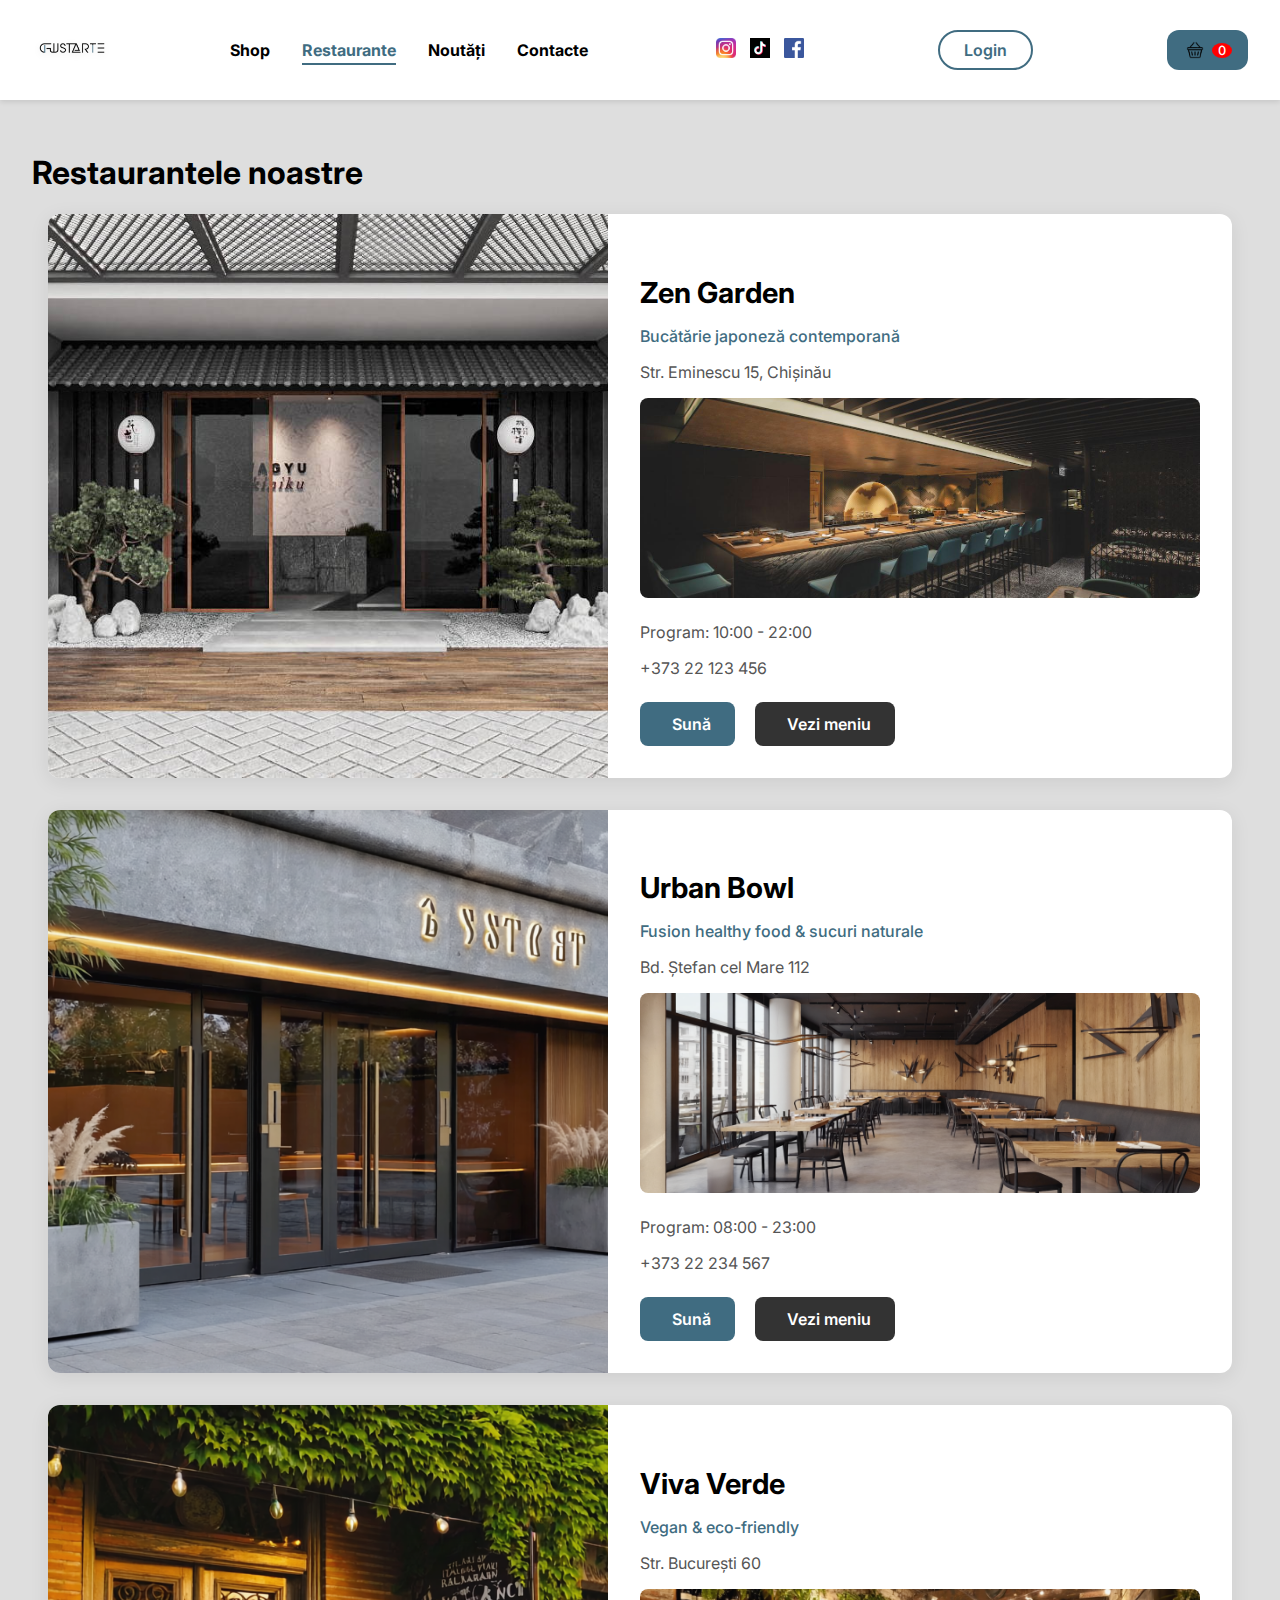
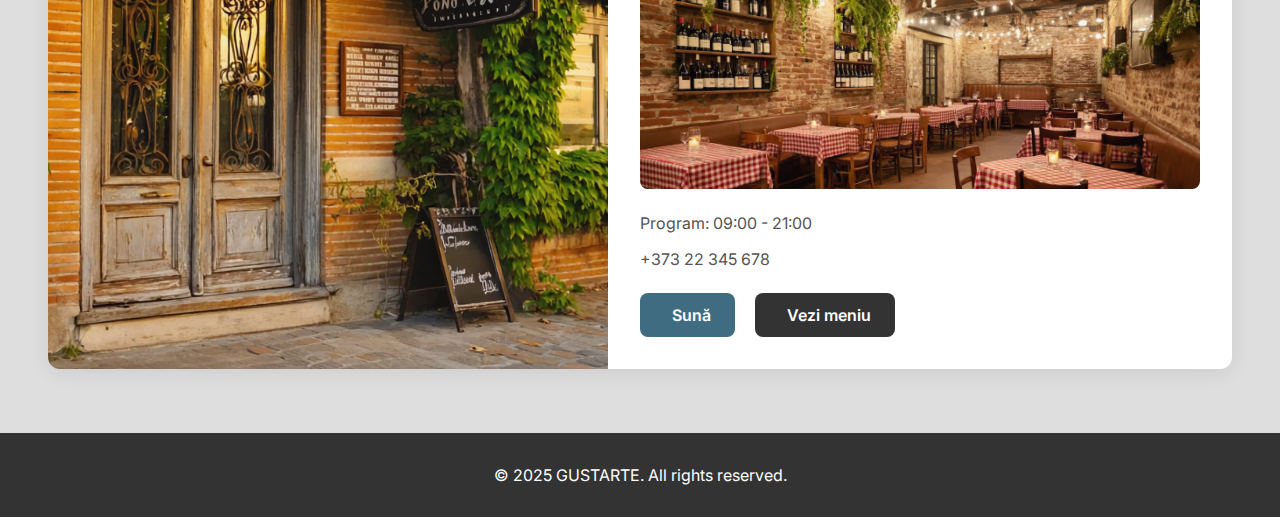
<file: restaurante.html>
<!DOCTYPE html>
<html lang="en">
<head>
  <meta charset="UTF-8">
  <meta name="viewport" content="width=device-width, initial-scale=1.0">
  <title>Restaurante | GUSTARTE</title>
  <link rel="stylesheet" href="style.css">
  <link href="https://fonts.googleapis.com/css2?family=Inter:wght@400;500;600;700&display=swap" rel="stylesheet">
  <style>
    .restaurant-photo {
      height: 200px;
      margin-bottom: 1.5rem;
      border-radius: 8px;
      overflow: hidden;
    }
    .restaurant-photo img {
      width: 100%;
      height: 100%;
      object-fit: cover;
    }
  </style>
</head>
<body>
  <header class="navbar">
    <div class="logo">
      <a href="index.html">
        <img src="images/logo.png" alt="Gustarte Logo" class="logo-img">
      </a>
    </div>
    <nav>
      <ul>
        <li><a href="shop.html">Shop</a></li>
        <li><a href="restaurante.html"class="active">Restaurante</a></li>
        <li><a href="noutati.html">Noutăți</a></li>
        <li><a href="contact.html">Contacte</a></li>
      </ul>
    </nav>
    <div class="social">
      <img src="images/instagram.jpg" alt="Instagram">
      <img src="images/tiktok.jpg" alt="TikTok">
      <img src="images/facebook.png" alt="Facebook">
    </div>
    <a href="login.html" class="login-btn">Login</a>
    <a href="cos.html" class="cart-btn">
      <img src="images/cart.png" alt="Coș de cumpărături" class="cart-icon">
      <span id="cart-count" class="cart-count">0</span>
    </a>
  </header>
  <main class="main-content">
    <h1 class="page-title">Restaurantele noastre</h1>
    <div class="restaurant-container">
      <div class="restaurant-card">
        <div class="restaurant-image">
          <img src="images/restaurant1.jpg" alt="Zen Garden">
        </div>
        <div class="restaurant-info">
          <h3>Zen Garden</h3>
          <p class="cuisine-type">Bucătărie japoneză contemporană</p>
          <p class="address"><i class="fas fa-map-marker-alt"></i> Str. Eminescu 15, Chișinău</p>
          <div class="restaurant-photo">
            <img src="images/restaurant-interior1.jpg" alt="Interior Zen Garden">
          </div>
          <div class="restaurant-details">
            <p><i class="fas fa-clock"></i> Program: 10:00 - 22:00</p>
            <p><i class="fas fa-phone"></i> +373 22 123 456</p>
          </div>
          <a href="tel:+37322123456" class="contact-btn"><i class="fas fa-phone"></i> Sună</a>
          <a href="#" class="menu-btn"><i class="fas fa-utensils"></i> Vezi meniu</a>
        </div>
      </div>

      <div class="restaurant-card">
        <div class="restaurant-image">
          <img src="images/restaurant2.png" alt="Urban Bowl">
        </div>
        <div class="restaurant-info">
          <h3>Urban Bowl</h3>
          <p class="cuisine-type">Fusion healthy food & sucuri naturale</p>
          <p class="address"><i class="fas fa-map-marker-alt"></i> Bd. Ștefan cel Mare 112</p>
          <div class="restaurant-photo">
            <img src="images/restaurant-interior2.png" alt="Interior Urban Bowl">
          </div>
          <div class="restaurant-details">
            <p><i class="fas fa-clock"></i> Program: 08:00 - 23:00</p>
            <p><i class="fas fa-phone"></i> +373 22 234 567</p>
          </div>
          <a href="tel:+37322234567" class="contact-btn"><i class="fas fa-phone"></i> Sună</a>
          <a href="#" class="menu-btn"><i class="fas fa-utensils"></i> Vezi meniu</a>
        </div>
      </div>

      <div class="restaurant-card">
        <div class="restaurant-image">
          <img src="images/restaurant3.png" alt="Viva Verde">
        </div>
        <div class="restaurant-info">
          <h3>Viva Verde</h3>
          <p class="cuisine-type">Vegan & eco-friendly</p>
          <p class="address"><i class="fas fa-map-marker-alt"></i> Str. București 60</p>
          <div class="restaurant-photo">
            <img src="images/restaurant-interior3.png" alt="Interior Viva Verde">
          </div>
          <div class="restaurant-details">
            <p><i class="fas fa-clock"></i> Program: 09:00 - 21:00</p>
            <p><i class="fas fa-phone"></i> +373 22 345 678</p>
          </div>
          <a href="tel:+37322345678" class="contact-btn"><i class="fas fa-phone"></i> Sună</a>
          <a href="#" class="menu-btn"><i class="fas fa-utensils"></i> Vezi meniu</a>
        </div>
      </div>
    </div>
  </main>
  <footer>
    <p>&copy; 2025 GUSTARTE. All rights reserved.</p>
  </footer>
  <script src="main.js"></script>
</body>
</html>
</file>
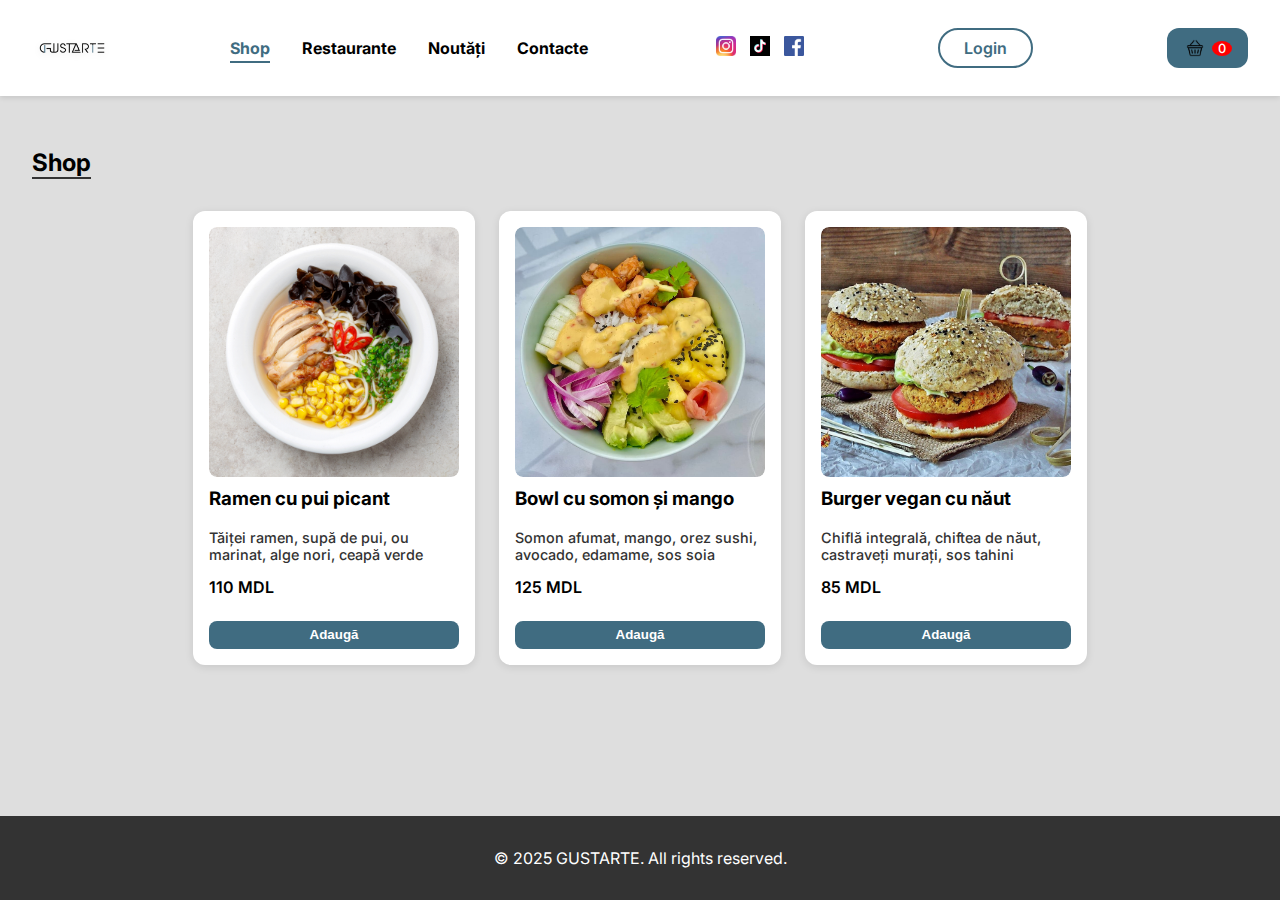
<file: shop.html>
<!DOCTYPE html>
<html lang="en">
<head>
  <meta charset="UTF-8">
  <meta name="viewport" content="width=device-width, initial-scale=1.0">
  <title>ShopPage</title>
  <link rel="stylesheet" href="style.css">
  <link href="https://fonts.googleapis.com/css2?family=Inter:wght@400;500;600;700&display=swap" rel="stylesheet">
</head>
<body>
  <header class="navbar">
  <div class="logo">
    <a href="index.html" style="display: flex; align-items: center;">
      <img src="images/logo.png" alt="Gustarte Logo" class="logo-img">
    </a>
  </div>
    <nav>
      <ul>
       <li><a href="index.html" class="active">Shop</a></li>
       <li><a href="restaurante.html">Restaurante</a></li>
       <li><a href="noutati.html">Noutăți</a></li>
       <li><a href="contact.html">Contacte</a></li>
     </ul>

    </nav>
    <div class="social">
      <img src="images/instagram.jpg" alt="Instagram">
      <img src="images/tiktok.jpg" alt="TikTok">
      <img src="images/facebook.png" alt="Facebook">
    </div>
    <a href="login.html" class="login-btn">Login</a>
     <a href="cos.html" class="cart-btn">
    <img src="images/cart.png" alt="Coș de cumpărături" class="cart-icon"> 
     <span id="cart-count" class="cart-count">0</span>
    </a>
  </header>

  <main class="main-content">
    <h2 style="font-weight: 700; display: inline-block; border-bottom: 2px solid #333; margin-bottom: 2rem;">Shop</h2>
   <div class="card-container">
        <div class="food-card">
  <a href="produs1.html" class="product-image-link">
    <img src="images/product1.png" alt="Ramen cu pui picant">
  </a>
  <h3>Ramen cu pui picant</h3>
  <p class="ingrediente">Tăiței ramen, supă de pui, ou marinat, alge nori, ceapă verde</p>
  <p class="pret">110 MDL</p>
  <button class="adauga" onclick="addToCart('Ramen cu pui picant', 110, 'images/product1.png')">Adaugă</button>
</div>

<div class="food-card">
  <a href="produs2.html" class="product-image-link">
    <img src="images/product2.jpg" alt="Bowl cu somon și mango">
  </a>
  <h3>Bowl cu somon și mango</h3>
  <p class="ingrediente">Somon afumat, mango, orez sushi, avocado, edamame, sos soia</p>
  <p class="pret">125 MDL</p>
  <button class="adauga" onclick="addToCart('Bowl cu somon și mango', 125, 'images/product2.jpg')">Adaugă</button>
</div>

<div class="food-card">
  <a href="produs3.html" class="product-image-link">
    <img src="images/product3.jpg" alt="Burger vegan cu năut">
  </a>
  <h3>Burger vegan cu năut</h3>
  <p class="ingrediente">Chiflă integrală, chiftea de năut, castraveți murați, sos tahini</p>
  <p class="pret">85 MDL</p>
  <button class="adauga" onclick="addToCart('Burger vegan cu năut', 85, 'images/product3.jpg')">Adaugă</button>
</div>
      </div>
    </div>
  </main>

  <footer>
    <p>&copy; 2025 GUSTARTE. All rights reserved.</p>
  </footer>

  <script src="main.js"></script>
</body>
</html>
</file>
<file: style.css>
body {
  margin: 0;
  padding: 0;
  background-color: #DEDEDE;
  font-family: 'Inter', sans-serif;
  display: flex;
  flex-direction: column;
  min-height: 100vh;
}

.navbar {
  background-color: #fff;
  display: flex;
  justify-content: space-between;
  align-items: center;
  padding: 0.5rem 2rem;
  box-shadow: 0 2px 5px rgba(0, 0, 0, 0.1);
}

.logo-img {
  height: 80px; 
  width: auto;
  transition: transform 0.3s ease;
  filter: drop-shadow(0 2px 3px rgba(0, 0, 0, 0.1));
}


@media (max-width: 768px) {
  .logo-img {
    height: 50px; 
  }
}

.logo-img:hover {
  transform: scale(1.05);
}

.login-btn {
  background: transparent;
  color: #406C81;
  border: 2px solid #406C81;
  padding: 0.5rem 1.5rem;
  border-radius: 25px;
  text-decoration: none;
  font-weight: 600;
  transition: all 0.3s;
  margin-left: 1rem;
}

.login-btn:hover {
  background: #406C81;
  color: white;
}

.navbar li a.active {
  color: #406C81;
  position: relative;
}

.navbar li a.active::after {
  content: '';
  position: absolute;
  bottom: -5px;
  left: 0;
  width: 100%;
  height: 2px;
  background-color: #406C81;
}


.navbar ul {
  list-style: none;
  display: flex;
  gap: 2rem;
  padding: 0;
  margin: 0;
}

.navbar li a {
  text-decoration: none;
  font-weight: 700;
  color: black;
  transition: color 0.3s;
}

.navbar li a:hover {
  color: #406C81;
}

.social img {
  width: 20px;
  margin-left: 10px;
  transition: transform 0.3s;
}

.social img:hover {
  transform: scale(1.1);
}


.cart-btn {
  background-color: #406C81;
  color: white;
  padding: 0.5rem 1rem;
  border-radius: 12px;
  text-decoration: none;
  font-weight: 500;
  margin-left: 1rem;
  transition: all 0.3s;
  display: flex;
  align-items: center;
  gap: 5px;
}

.login-btn:hover,
.cart-btn:hover {
  background-color: #2A4A5D;
  transform: scale(1.05);
}

.cart-icon {
  width: 24px;
  height: auto;
}

.cart-count {
  background-color: red;
  color: white;
  border-radius: 50%;
  padding: 0 6px;
  font-size: 0.8rem;
}

.cart-container {
  max-width: 1200px;
  margin: 2rem auto;
  padding: 0 1rem;
  display: grid;
  grid-template-columns: 1fr;
  gap: 2rem;
}

.cart-header {
  text-align: center;
  margin-bottom: 2rem;
}

.cart-header h1 {
  color: #2A4A5D;
  display: flex;
  align-items: center;
  justify-content: center;
  gap: 0.5rem;
}

.cart-header h1 i {
  font-size: 1.5rem;
}

#item-count {
  color: #666;
  font-weight: 500;
}

.cart-grid {
  display: grid;
  gap: 1.5rem;
}

.empty-cart-message {
  display: flex;
  flex-direction: column;
  align-items: center;
  justify-content: center;
  text-align: center;
  padding: 3rem;
  background: white;
  border-radius: 12px;
  box-shadow: 0 4px 12px rgba(0,0,0,0.05);
}

.empty-cart-message i {
  font-size: 3rem;
  color: #406C81;
  margin-bottom: 1rem;
}

.empty-cart-message h3 {
  color: #333;
  margin-bottom: 0.5rem;
}

.empty-cart-message p {
  color: #666;
  margin-bottom: 1.5rem;
}

.cart-item-card {
  background: white;
  border-radius: 12px;
  padding: 1.5rem;
  box-shadow: 0 4px 12px rgba(0,0,0,0.05);
  display: grid;
  grid-template-columns: 100px 1fr auto;
  gap: 1.5rem;
  align-items: center;
  transition: transform 0.2s;
}

.cart-item-card:hover {
  transform: translateY(-2px);
}

.cart-item-img {
  width: 100px;
  height: 100px;
  border-radius: 8px;
  overflow: hidden;
}

.cart-item-img img {
  width: 100%;
  height: 100%;
  object-fit: cover;
}

.cart-item-info h3 {
  margin: 0 0 0.5rem 0;
  color: #333;
}

.cart-item-info .ingrediente {
  color: #666;
  font-size: 0.9rem;
  margin-bottom: 0.5rem;
}

.cart-item-info .price {
  font-weight: 600;
  color: #2A4A5D;
  font-size: 1.1rem;
}

.cart-item-controls {
  display: flex;
  flex-direction: column;
  align-items: flex-end;
  gap: 1rem;
}

.quantity-controls {
  display: flex;
  align-items: center;
  gap: 0.5rem;
}

.restaurant-container {
  max-width: 1200px;
  margin: 0 auto;
  padding: 0 1rem;
}

.restaurant-card {
  display: flex;
  background: white;
  border-radius: 12px;
  overflow: hidden;
  box-shadow: 0 4px 20px rgba(0,0,0,0.08);
  margin-bottom: 2rem;
}

.restaurant-image {
  flex: 1;
  min-width: 300px;
}

.restaurant-image img {
  width: 100%;
  height: 100%;
  object-fit: cover;
}

.restaurant-info {
  flex: 1;
  padding: 2rem;
  position: relative;
}

.restaurant-info h3 {
  font-size: 1.8rem;
  margin-bottom: 0.5rem;
}

.cuisine-type {
  color: #406C81;
  font-weight: 500;
  margin-bottom: 1rem;
}

.address {
  margin-bottom: 1rem;
  color: #555;
}

.restaurant-photo {
  height: 200px;
  margin-bottom: 1rem;
  border-radius: 8px;
  overflow: hidden;
}

.restaurant-photo img {
  width: 100%;
  height: 100%;
  object-fit: cover;
}

.restaurant-details {
  margin-bottom: 1.5rem;
}

.restaurant-details p {
  margin-bottom: 0.5rem;
  color: #555;
}

.contact-btn {
  display: inline-flex;
  align-items: center;
  gap: 0.5rem;
  background: #406C81;
  color: white;
  padding: 0.75rem 1.5rem;
  border-radius: 8px;
  text-decoration: none;
  font-weight: 600;
  transition: all 0.3s;
  margin-right: 1rem;
}

.menu-btn {
  display: inline-flex;
  align-items: center;
  gap: 0.5rem;
  background: #333;
  color: white;
  padding: 0.75rem 1.5rem;
  border-radius: 8px;
  text-decoration: none;
  font-weight: 600;
  transition: all 0.3s;
}

.contact-btn:hover, .menu-btn:hover {
  transform: translateY(-2px);
  box-shadow: 0 4px 8px rgba(0,0,0,0.1);
}

@media (max-width: 768px) {
  .restaurant-card {
    flex-direction: column;
  }
  
  .restaurant-image {
    min-width: auto;
    height: 250px;
  }
  
  .contact-btn, .menu-btn {
    width: 100%;
    margin-bottom: 1rem;
    margin-right: 0;
    text-align: center;
    justify-content: center;
  }
}

.qty-btn {
  width: 30px;
  height: 30px;
  border-radius: 50%;
  background-color: #f0f0f0;
  border: 1px solid #ddd;
  color: #333;
  display: flex;
  align-items: center;
  justify-content: center;
  cursor: pointer;
  transition: all 0.2s;
}

.qty-btn:hover {
  background-color: #406C81;
  color: white;
  border-color: #406C81;
}

.qty-btn i {
  font-size: 12px;
}

.quantity {
  min-width: 20px;
  text-align: center;
  font-weight: 600;
}

.remove-btn {
  background: none;
  border: none;
  color: #406C81;
  cursor: pointer;
  display: flex;
  align-items: center;
  gap: 0.5rem;
  font-size: 0.9rem;
  transition: color 0.2s;
  margin-top: 0.5rem;
}

.remove-btn:hover {
  color: #406C81;
}

.remove-btn i {
  font-size: 0.9rem;
}
.cart-summary {
  margin-top: 2rem;
}

.summary-card {
  background: white;
  border-radius: 12px;
  padding: 1.5rem;
  box-shadow: 0 4px 12px rgba(0,0,0,0.05);
}

.summary-card h3 {
  margin-top: 0;
  color: #2A4A5D;
}

.summary-row {
  display: flex;
  justify-content: space-between;
  margin: 1rem 0;
}

.summary-row.total {
  font-weight: 700;
  font-size: 1.1rem;
}

.btn-checkout {
  width: 100%;
  padding: 1rem;
  background: #406C81;
  color: white;
  border: none;
  border-radius: 8px;
  font-weight: 600;
  font-size: 1rem;
  cursor: pointer;
  display: flex;
  align-items: center;
  justify-content: center;
  gap: 0.5rem;
  transition: background 0.2s;
  margin-top: 1.5rem;
}

.btn-checkout:hover {
  background: #2A4A5D;
}

.btn-checkout:disabled {
  background: #ccc;
  cursor: not-allowed;
}

.payment-methods {
  display: flex;
  justify-content: center;
  gap: 1rem;
  margin-top: 1.5rem;
}

.payment-methods img {
  height: 30px;
}

@media (max-width: 768px) {
  .cart-item-card {
    grid-template-columns: 1fr;
    text-align: center;
  }
  
  .cart-item-controls {
    align-items: center;
  }
  
  .cart-item-img {
    margin: 0 auto;
  }
}

.main-content {
  padding: 2rem;
  flex: 1;
}

.img-slider {
  max-width: 800px;
  margin: 1rem auto;
  position: relative;
}

.slider-container {
  position: relative;
  border-radius: 12px;
  overflow: hidden;
  box-shadow: 0 4px 12px rgba(0,0,0,0.1);
}

.slider-img {
  width: 100%;
  height: 350px; 
  object-fit: cover;
  display: block;
  transition: opacity 0.5s ease;
}

.slider-btn {
  position: absolute;
  top: 50%;
  transform: translateY(-50%);
  background-color: rgba(255,255,255,0.7);
  color: #333;
  border: none;
  width: 36px;
  height: 36px;
  border-radius: 50%;
  font-size: 18px;
  cursor: pointer;
  z-index: 2;
  display: flex;
  align-items: center;
  justify-content: center;
  transition: all 0.3s;
}

.slider-btn:hover {
  background-color: rgba(255,255,255,0.9);
}

#prev {
  left: 15px;
}

#next {
  right: 15px;
}

.slider-dots-container {
  position: absolute;
  bottom: 15px;
  left: 0;
  right: 0;
  display: flex;
  justify-content: center;
  gap: 8px;
}

.slider-dot {
  width: 10px;
  height: 10px;
  border-radius: 50%;
  background-color: rgba(255,255,255,0.5);
  cursor: pointer;
  transition: all 0.3s;
}

.slider-dot.active {
  background-color: #fff;
  transform: scale(1.2);
}

.bucate h2 {
  font-weight: 700;
  margin-bottom: 1.5rem;
  text-align: center;
}

.card-container {
  display: flex;
  flex-wrap: wrap;
  gap: 1.5rem;
  justify-content: center;
}

.food-card {
  background-color: white;
  border-radius: 12px;
  padding: 1rem;
  width: 250px;
  box-shadow: 0 2px 8px rgba(0, 0, 0, 0.1);
  transition: transform 0.3s;
  position: relative;
}

.food-card:hover {
  transform: translateY(-5px);
}

.food-card img {
  width: 100%;
  border-radius: 8px;
  aspect-ratio: 1/1;
  object-fit: cover;
}

.food-card h3 {
  margin-top: 10px;
  font-weight: 700;
}

.product-image-link {
  display: block;
  overflow: hidden;
  border-radius: 8px;
}

.product-image-link img {
  transition: transform 0.3s ease;
  width: 100%;
  height: auto;
  display: block;
}

.product-image-link:hover img {
  transform: scale(1.03);
}

.product-page {
  max-width: 1200px;
  margin: 2rem auto;
  padding: 0 1rem;
}

.product-container {
  display: flex;
  gap: 3rem;
  margin-top: 2rem;
  background: white;
  border-radius: 12px;
  box-shadow: 0 4px 20px rgba(0,0,0,0.08);
  padding: 2rem;
}

.product-image {
  flex: 1;
  min-width: 300px;
  display: flex;
  align-items: center;
  justify-content: center;
}

.product-image img {
  max-width: 100%;
  max-height: 500px;
  border-radius: 8px;
  object-fit: cover;
}

.product-details {
  flex: 1;
  padding: 1rem;
}

.product-title {
  font-size: 2rem;
  font-weight: 700;
  color: #333;
  margin-bottom: 0.5rem;
}

.product-price {
  font-size: 1.8rem;
  font-weight: 700;
  color: #406C81;
  margin: 1rem 0;
}

.product-description {
  line-height: 1.6;
  margin-bottom: 2rem;
  color: #555;
}

.product-ingredients {
  background: #f8f9fa;
  padding: 1rem;
  border-radius: 8px;
  margin-bottom: 2rem;
}

.product-ingredients h3 {
  margin-top: 0;
  color: #333;
}

.product-actions {
  display: flex;
  gap: 1rem;
}

.add-to-cart {
  background-color: #406C81;
  color: white;
  border: none;
  padding: 0.8rem 2rem;
  font-size: 1rem;
  border-radius: 8px;
  cursor: pointer;
  transition: all 0.3s;
  font-weight: 600;
}

.add-to-cart:hover {
  background-color: #406C81;
  transform: translateY(-2px);
}

.back-button {
  background-color: #f8f9fa;
  color: #333;
  border: 1px solid #ddd;
  padding: 0.8rem 1.5rem;
  font-size: 1rem;
  border-radius: 8px;
  cursor: pointer;
  transition: all 0.3s;
}

.back-button:hover {
  background-color: #e9ecef;
}

@media (max-width: 768px) {
  .product-container {
    flex-direction: column;
  }
  
  .product-image {
    min-width: auto;
  }
  
  .product-actions {
    flex-direction: column;
  }
}

.food-card .ingrediente {
  font-weight: 500;
  font-size: 0.9rem;
  color: #333;
  margin-top: 0.5rem;
}

.food-card .pret {
  margin-top: 0.5rem;
  font-weight: 600;
}

.food-card .adauga {
  margin-top: 0.5rem;
  background-color: #406C81;
  color: white;
  padding: 0.4rem;
  border: none;
  border-radius: 8px;
  font-weight: 600;
  cursor: pointer;
  width: 100%;
  transition: all 0.3s;
}

.food-card .adauga:hover {
  background-color: #2A4A5D;
}

.blue-box {
  display: flex;
  justify-content: center;
  align-items: center;
  flex-grow: 1;
  padding: 2rem;
}

.white-box {
  background-color: white;
  padding: 2rem;
  border-radius: 20px;
  width: 100%;
  max-width: 400px;
  box-shadow: 0 4px 12px rgba(0, 0, 0, 0.1);
}

.white-box h2 {
  text-align: center;
  margin-bottom: 0.5rem;
  font-weight: 700;
}

.white-box p {
  text-align: center;
  margin-bottom: 1.5rem;
  font-size: 0.95rem;
  color: #555;
}

.input-container {
  display: flex;
  align-items: center;
  background-color: #ebf1f5;
  border-radius: 6px;
  padding: 0.5rem;
  margin-bottom: 1rem;
  border: 1px solid #ddd;
}

.input-container:focus-within {
  border-color: #406C81;
}

.input-icon {
  width: 20px;
  margin-right: 8px;
  opacity: 0.7;
}

.input-container input {
  background: transparent;
  border: none;
  outline: none;
  width: 100%;
  padding: 0.5rem 0;
  font-family: 'Inter', sans-serif;
}

.login-submit-btn {
  background-color: #406C81;
  color: white;
  border: none;
  padding: 0.75rem;
  width: 100%;
  border-radius: 8px;
  font-weight: 600;
  font-size: 1rem;
  cursor: pointer;
  margin-top: 0.5rem;
  transition: all 0.3s;
}

.login-submit-btn:hover {
  background-color: #2A4A5D;
}

.register-text {
  text-align: center;
  margin: 1rem 0;
  color: #555;
}

.register-btn {
  background-color: white;
  color: black;
  border: 1px solid #ddd;
  padding: 0.75rem;
  width: 100%;
  border-radius: 8px;
  font-weight: 600;
  font-size: 1rem;
  cursor: pointer;
  transition: all 0.3s;
}

.register-btn:hover {
  border-color: #406C81;
  color: #406C81;
}

footer {
  margin-top: auto;
  text-align: center;
  background-color: #333;
  color: white;
  padding: 1rem;
}



@media (max-width: 768px) {
  .navbar {
    flex-wrap: wrap;
    padding: 1rem;
    gap: 1rem;
  }
  
  .navbar ul {
    order: 3;
    width: 100%;
    justify-content: center;
    gap: 1rem;
    margin-top: 1rem;
  }
  
  .social {
    margin-left: auto;
  }
  
  .food-card {
    width: 100%;
    max-width: 300px;
  }
  
  .slider-btn {
    width: 30px;
    height: 30px;
    font-size: 1.5rem;
  }
}

@media (max-width: 480px) {
  .login-btn, .cart-btn {
    padding: 0.5rem;
  }
  
  .white-box {
    padding: 1.5rem;
  }
}

.contact-section {
  max-width: 1200px;
  margin: 0 auto;
  padding: 2rem;
}

.contact-container {
  display: flex;
  gap: 3rem;
  background: white;
  border-radius: 12px;
  padding: 2rem;
  box-shadow: 0 4px 8px rgba(0,0,0,0.1);
}

.contact-info {
  flex: 1;
  padding: 1rem;
}

.contact-info h3 {
  font-size: 1.5rem;
  margin-bottom: 1.5rem;
  color: #333;
}

.contact-item {
  display: flex;
  align-items: center;
  gap: 1rem;
  margin-bottom: 1.5rem;
}

.contact-icon {
  width: 24px;
  height: 24px;
}

.social-contact {
  display: flex;
  gap: 1rem;
  margin-top: 2rem;
}

.social-contact img {
  width: 32px;
  height: 32px;
  border-radius: 50%;
  transition: transform 0.3s;
}

.social-contact img:hover {
  transform: scale(1.1);
}

.contact-form {
  flex: 1;
  padding: 1rem;
}

.form-group {
  margin-bottom: 1.5rem;
}

.form-group label {
  display: block;
  margin-bottom: 0.5rem;
  font-weight: 500;
}

.form-group input,
.form-group textarea {
  width: 100%;
  padding: 0.75rem;
  border: 1px solid #ddd;
  border-radius: 6px;
  font-family: 'Inter', sans-serif;
}

.form-group textarea {
  min-height: 150px;
  resize: vertical;
}

.submit-btn {
  background-color: #333;
  color: white;
  border: none;
  padding: 0.75rem 1.5rem;
  border-radius: 6px;
  font-weight: 600;
  cursor: pointer;
  transition: background-color 0.3s;
}

.submit-btn:hover {
  background-color: #555;
}

@media (max-width: 768px) {
  .contact-container {
    flex-direction: column;
  }
  
  .contact-info, .contact-form {
    padding: 0;
  }
}
</file>
